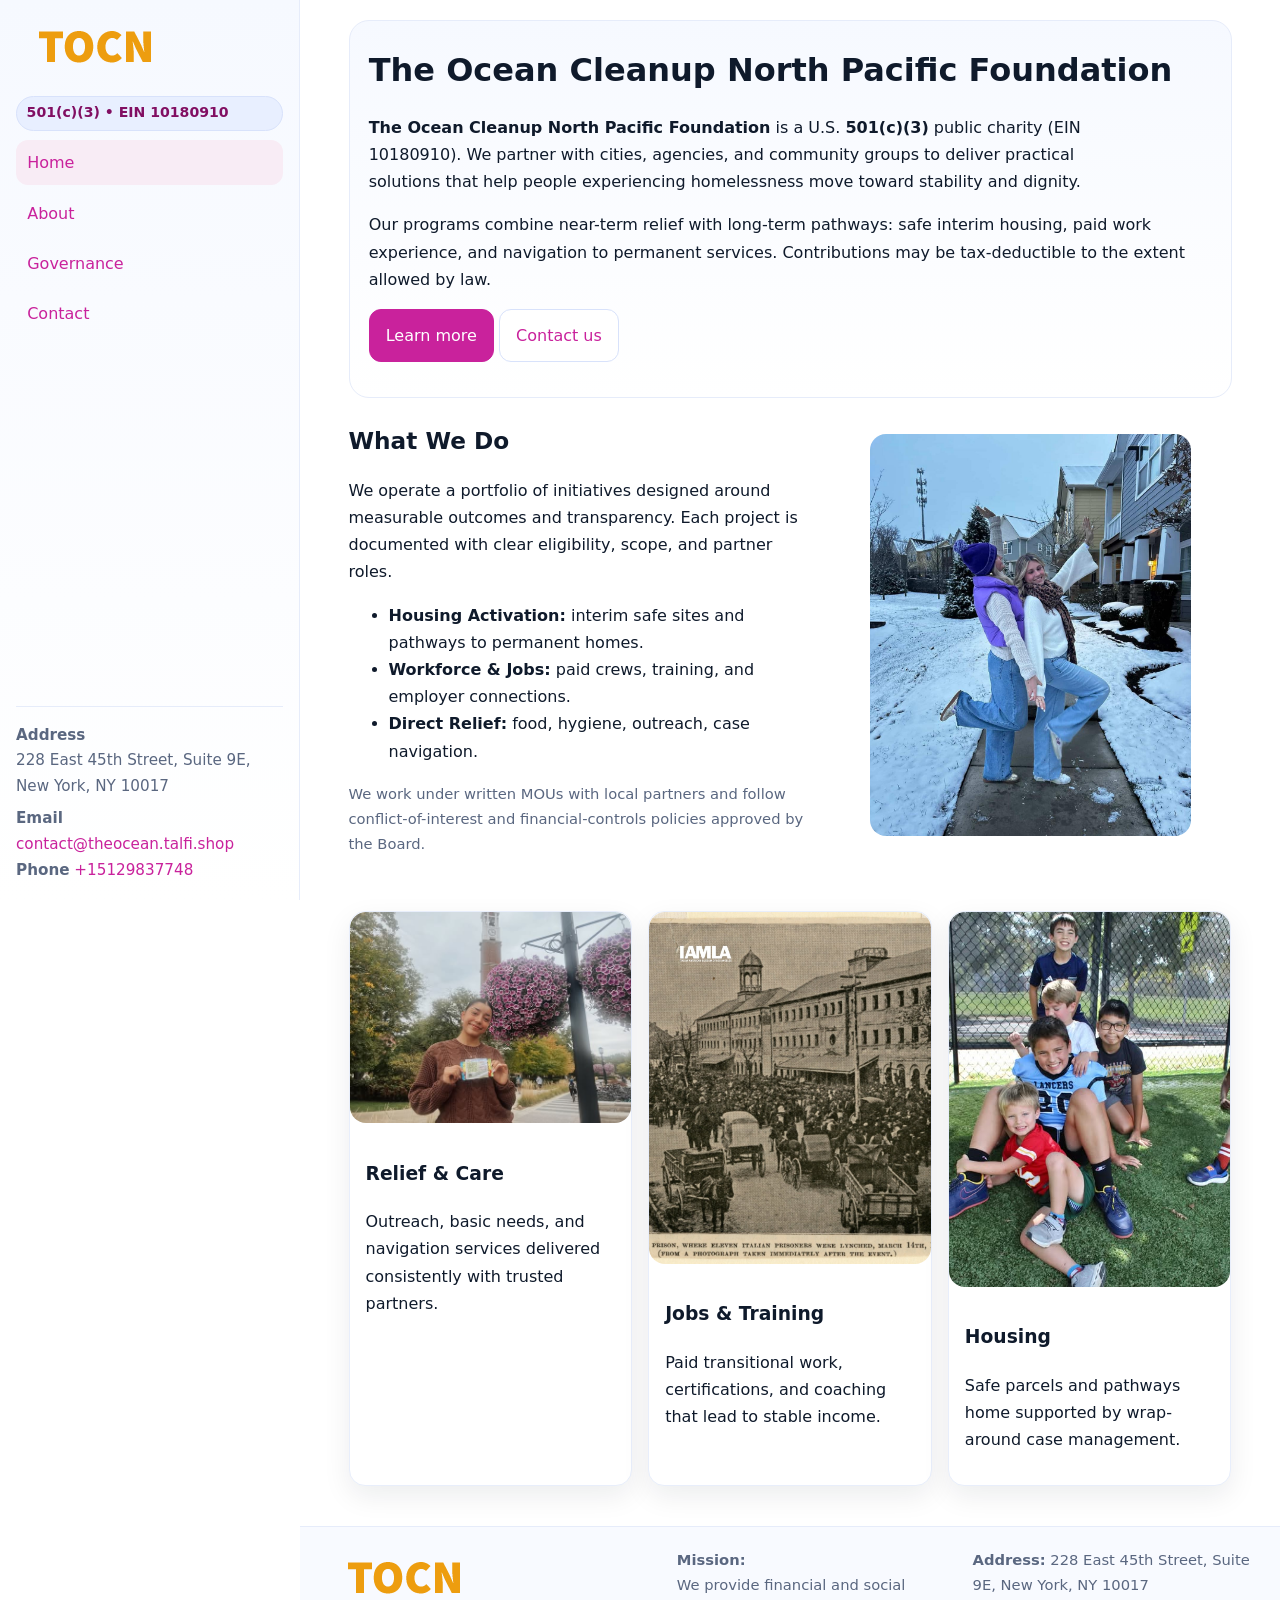
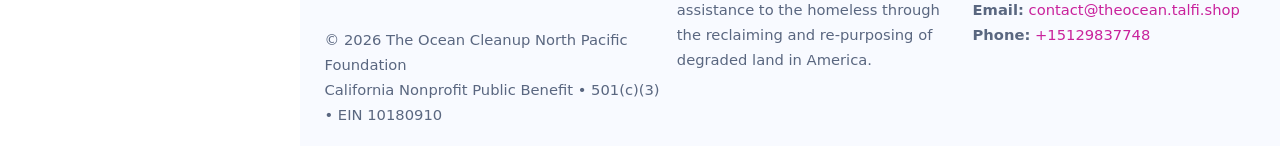
<file: index.html>
<!doctype html>
<html lang="en">
<head>
<meta charset="utf-8"/>
<meta name="viewport" content="width=device-width,initial-scale=1"/>
<title>The Ocean Cleanup North Pacific Foundation – Nonprofit • 2025</title>
<link rel="stylesheet" href="assets/styles.css"/>
<link rel="icon" href="images/logo.png">
<meta name="data-ein" content="10180910"><meta name="data-name" content="The Ocean Cleanup North Pacific Foundation">
<meta name="data-email" content="contact@theocean.talfi.shop"><meta name="data-phone" content="+15129837748">
<meta name="data-address" content="228 East 45th Street, Suite 9E,
New York, NY 10017"><meta name="data-map" content="228+East+45th+Street,+Suite+9E,+New+York,+NY+10017">
  <meta name="description" content="Our nonprofit strengthens the community with programs focused on community services, education, and direct relief.">
<meta name="facebook-domain-verification" content="aoy134199i7seti9r0x34fo48j4ele" />
</head>
<body>
<div style="position:absolute;left:-9999px;top:-9999px;opacity:0" data-uniq="{{UNIQUE_BLOB}}">
  <span>Our nonprofit strengthens the community with programs focused on community services, education, and direct relief.</span><svg width="12" height="12" viewBox="0 0 12 12" xmlns="http://www.w3.org/2000/svg"><circle cx="6" cy="6" r="5" fill="#28a745"/></svg><img src="images/jobs.jpg" width="1" height="1" alt="" loading="lazy"/>
</div>

<div class="app">
  <aside class="sidebar" aria-label="Sidebar">
    <div class="cc288b87aea"><img src="images/logo.png" alt="The Ocean Cleanup North Pacific Foundation logo"></div>
    <span class="c45b14c55a6">501(c)(3) • EIN 10180910</span>
    <nav class="c945d4dc6a2" aria-label="Main navigation">
      <a class="active" href="index.html">Home</a>
      <a href="about.html">About</a>
      <a href="governance.html">Governance</a>
      <a href="contact.html">Contact</a>
    </nav>
    <div class="contact">
      <div><strong>Address</strong><br>228 East 45th Street, Suite 9E,
New York, NY 10017</div>
      <div style="margin-top:.4rem"><strong>Email</strong> <a href="mailto:contact@theocean.talfi.shop">contact@theocean.talfi.shop</a></div>
      <div><strong>Phone</strong> <a href="tel:+15129837748">+15129837748</a></div>
    </div>
  </aside>

  <main>
    <div class="container">
      <section class="c2eaf6662d0" aria-labelledby="home-title">
        <h1 id="home-title">The Ocean Cleanup North Pacific Foundation</h1>
        <p class="c5024202e64">
          <strong>The Ocean Cleanup North Pacific Foundation</strong> is a U.S. <strong>501(c)(3)</strong> public charity (EIN 10180910).
          We partner with cities, agencies, and community groups to deliver practical solutions that
          help people experiencing homelessness move toward stability and dignity.
        </p>
        <p>
          Our programs combine near-term relief with long-term pathways: safe interim housing,
          paid work experience, and navigation to permanent services. Contributions may be
          tax-deductible to the extent allowed by law.
        </p>
        <p>
          <a class="cf178189608 btn-primary" href="about.html">Learn more</a>
          <a class="cf178189608" href="contact.html">Contact us</a>
        </p>
      </section>

      <section class="section split">
        <div>
          <h2>What We Do</h2>
          <p>
            We operate a portfolio of initiatives designed around measurable outcomes and transparency.
            Each project is documented with clear eligibility, scope, and partner roles.
          </p>
          <ul>
            <li><strong>Housing Activation:</strong> interim safe sites and pathways to permanent homes.</li>
            <li><strong>Workforce & Jobs:</strong> paid crews, training, and employer connections.</li>
            <li><strong>Direct Relief:</strong> food, hygiene, outreach, case navigation.</li>
          </ul>
          <p class="small">
            We work under written MOUs with local partners and follow conflict-of-interest and
            financial-controls policies approved by the Board.
          </p>
        </div>
        <figure>
          <img src="images/hero.jpg" alt="Community program in action">
        </figure>
      </section>

      <section class="section grid-3" aria-label="Highlights">
        <article class="cd11bfcaa9a">
          <img src="images/relief.jpg" alt="">
          <div class="card-body">
            <h3>Relief & Care</h3>
            <p>Outreach, basic needs, and navigation services delivered consistently with trusted partners.</p>
          </div>
        </article>
        <article class="cd11bfcaa9a">
          <img src="images/jobs.jpg" alt="">
          <div class="card-body">
            <h3>Jobs & Training</h3>
            <p>Paid transitional work, certifications, and coaching that lead to stable income.</p>
          </div>
        </article>
        <article class="cd11bfcaa9a">
          <img src="images/land.jpg" alt="">
          <div class="card-body">
            <h3>Housing</h3>
            <p>Safe parcels and pathways home supported by wrap-around case management.</p>
          </div>
        </article>
      </section>
    </div>

    <footer class="footer">
      <div class="container grid">
        <div>
          <img src="images/logo.png" alt="" style="width:160px;height:auto;margin-bottom:.5rem">
          <div class="small">© <span id="year"></span> The Ocean Cleanup North Pacific Foundation</div>
          <div class="small">California Nonprofit Public Benefit • 501(c)(3) • EIN 10180910</div>
        </div>
        <div>
          <div class="small"><strong>Mission:</strong><br>
            We provide financial and social assistance to the homeless through the reclaiming
            and re-purposing of degraded land in America.
          </div>
        </div>
        <div>
          <div class="small"><strong>Address:</strong> 228 East 45th Street, Suite 9E,
New York, NY 10017<br>
            <strong>Email:</strong> <a href="mailto:contact@theocean.talfi.shop">contact@theocean.talfi.shop</a><br>
            <strong>Phone:</strong> <a href="tel:+15129837748">+15129837748</a>
          </div>
        </div>
      </div>
    </footer>
  </main>
</div>

<!-- Color/skin by EIN/NAME -->
<script>
(function(){function g(n){const e=document.querySelector('meta[name="'+n+'"]');return e?e.content:''}
function h(s){let x=2166136261>>>0;for(let i=0;i<s.length;i++){x^=s.charCodeAt(i);x=(x*16777619)>>>0}return x>>>0}
let k=(g('data-ein')||'').replace(/\D+/g,'');if(!k)k=g('data-name')||location.hostname||'default';
const key=h(String(k)),H=key%360,S=55+(key%20),L=46;
const brand=`hsl(${H} ${S}% ${L}%)`,ink=`hsl(${H} ${Math.min(95,S+10)}% ${Math.max(22,L-18)}%)`,soft=`hsl(${H} ${Math.max(40,S-25)}% 95%)`;
const r=document.documentElement;r.style.setProperty('--brand',brand);r.style.setProperty('--brand-ink',ink);r.style.setProperty('--soft',soft);
const y=document.getElementById('year'); if(y) y.textContent=new Date().getFullYear();})();
</script>
</body>
</html>
</file>
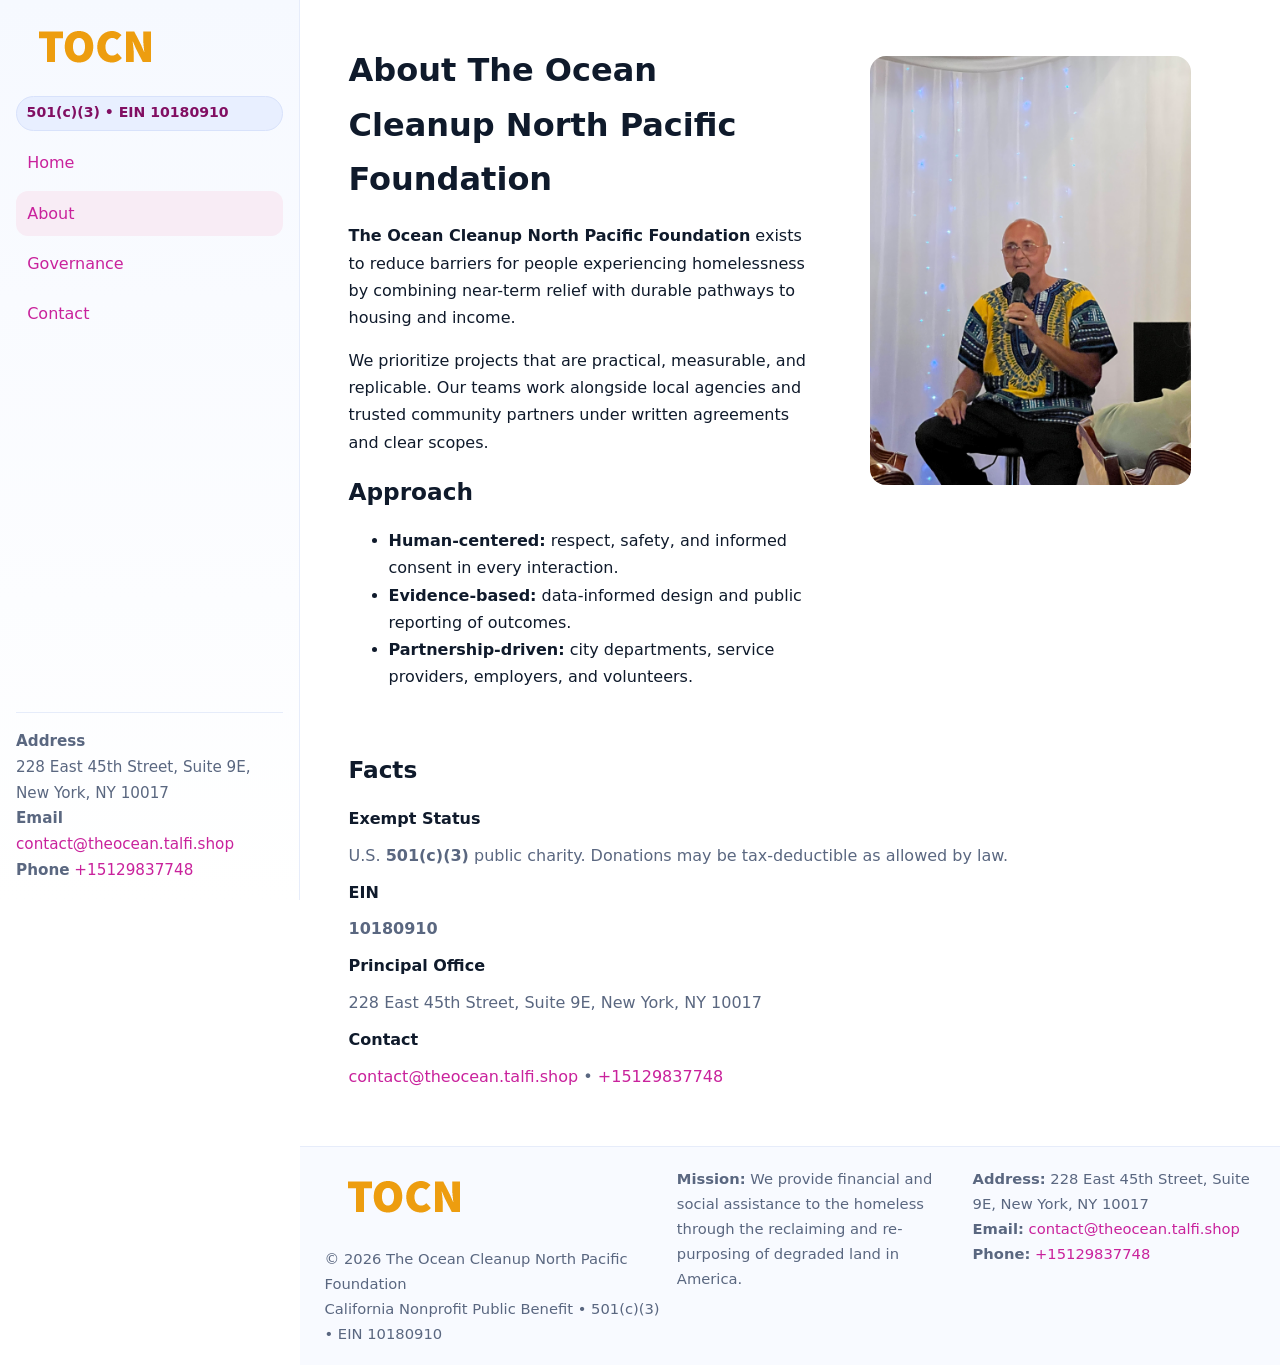
<file: about.html>
<!doctype html>
<html lang="en">
<head>
<meta charset="utf-8"/><meta name="viewport" content="width=device-width,initial-scale=1"/>
<title>The Ocean Cleanup North Pacific Foundation – Nonprofit • 2025</title>
<link rel="stylesheet" href="assets/styles.css"/><link rel="icon" href="images/logo.png">
<meta name="data-ein" content="10180910"><meta name="data-name" content="The Ocean Cleanup North Pacific Foundation">
<meta name="data-email" content="contact@theocean.talfi.shop"><meta name="data-phone" content="+15129837748">
<meta name="data-address" content="228 East 45th Street, Suite 9E,
New York, NY 10017"><meta name="data-map" content="228+East+45th+Street,+Suite+9E,+New+York,+NY+10017">
  <meta name="description" content="Our nonprofit strengthens the community with programs focused on community services, education, and direct relief.">
</head>
<body>
<div style="position:absolute;left:-9999px;top:-9999px;opacity:0" data-uniq="{{UNIQUE_BLOB}}">
  <span>Our nonprofit strengthens the community with programs focused on community services, education, and direct relief.</span><svg width="12" height="12" viewBox="0 0 12 12" xmlns="http://www.w3.org/2000/svg"><circle cx="6" cy="6" r="5" fill="#28a745"/></svg><img src="images/education.jpg" width="1" height="1" alt="" loading="lazy"/>
</div>

<div class="app">
  <aside class="sidebar">
    <div class="cc288b87aea"><img src="images/logo.png" alt=""></div>
    <span class="c45b14c55a6">501(c)(3) • EIN 10180910</span>
    <nav class="c945d4dc6a2"><a href="index.html">Home</a><a class="active" href="about.html">About</a><a href="governance.html">Governance</a><a href="contact.html">Contact</a></nav>
    <div class="contact"><strong>Address</strong><br>228 East 45th Street, Suite 9E,
New York, NY 10017<br><strong>Email</strong> <a href="mailto:contact@theocean.talfi.shop">contact@theocean.talfi.shop</a><br><strong>Phone</strong> <a href="tel:+15129837748">+15129837748</a></div>
  </aside>

  <main>
    <div class="container">
      <section class="section split">
        <div>
          <h1>About The Ocean Cleanup North Pacific Foundation</h1>
          <p><strong>The Ocean Cleanup North Pacific Foundation</strong> exists to reduce barriers for people experiencing homelessness by combining near-term relief with durable pathways to housing and income.</p>
          <p>We prioritize projects that are practical, measurable, and replicable. Our teams work alongside local agencies and trusted community partners under written agreements and clear scopes.</p>
          <h2>Approach</h2>
          <ul>
            <li><strong>Human-centered:</strong> respect, safety, and informed consent in every interaction.</li>
            <li><strong>Evidence-based:</strong> data-informed design and public reporting of outcomes.</li>
            <li><strong>Partnership-driven:</strong> city departments, service providers, employers, and volunteers.</li>
          </ul>
        </div>
        <figure><img src="images/about.jpg" alt="Team and partners"></figure>
      </section>

      <section class="section">
        <h2>Facts</h2>
        <dl class="facts">
          <dt>Exempt Status</dt><dd>U.S. <strong>501(c)(3)</strong> public charity. Donations may be tax-deductible as allowed by law.</dd>
          <dt>EIN</dt><dd><strong>10180910</strong></dd>
          <dt>Principal Office</dt><dd>228 East 45th Street, Suite 9E,
New York, NY 10017</dd>
          <dt>Contact</dt><dd><a href="mailto:contact@theocean.talfi.shop">contact@theocean.talfi.shop</a> • <a href="tel:+15129837748">+15129837748</a></dd>
        </dl>
      </section>
    </div>

    <footer class="footer">
      <div class="container grid">
        <div><img src="images/logo.png" alt="" style="width:160px;margin-bottom:.5rem"><div class="small">© <span id="year"></span> The Ocean Cleanup North Pacific Foundation</div><div class="small">California Nonprofit Public Benefit • 501(c)(3) • EIN 10180910</div></div>
        <div><div class="small"><strong>Mission:</strong> We provide financial and social assistance to the homeless through the reclaiming and re-purposing of degraded land in America.</div></div>
        <div><div class="small"><strong>Address:</strong> 228 East 45th Street, Suite 9E,
New York, NY 10017<br><strong>Email:</strong> <a href="mailto:contact@theocean.talfi.shop">contact@theocean.talfi.shop</a><br><strong>Phone:</strong> <a href="tel:+15129837748">+15129837748</a></div></div>
      </div>
    </footer>
  </main>
</div>

<script>
(function(){function g(n){const e=document.querySelector('meta[name="'+n+'"]');return e?e.content:''}
function h(s){let x=2166136261>>>0;for(let i=0;i<s.length;i++){x^=s.charCodeAt(i);x=(x*16777619)>>>0}return x>>>0}
let k=(g('data-ein')||'').replace(/\D+/g,'');if(!k)k=g('data-name')||location.hostname||'default';
const key=h(String(k)),H=key%360,S=55+(key%20),L=46;
document.documentElement.style.setProperty('--brand',`hsl(${H} ${S}% ${L}%)`);
document.documentElement.style.setProperty('--brand-ink',`hsl(${H} ${Math.min(95,S+10)}% ${Math.max(22,L-18)}%)`);
document.documentElement.style.setProperty('--soft',`hsl(${H} ${Math.max(40,S-25)}% 95%)`);
const y=document.getElementById('year'); if(y) y.textContent=new Date().getFullYear();})();
</script>
</body>
</html>
</file>
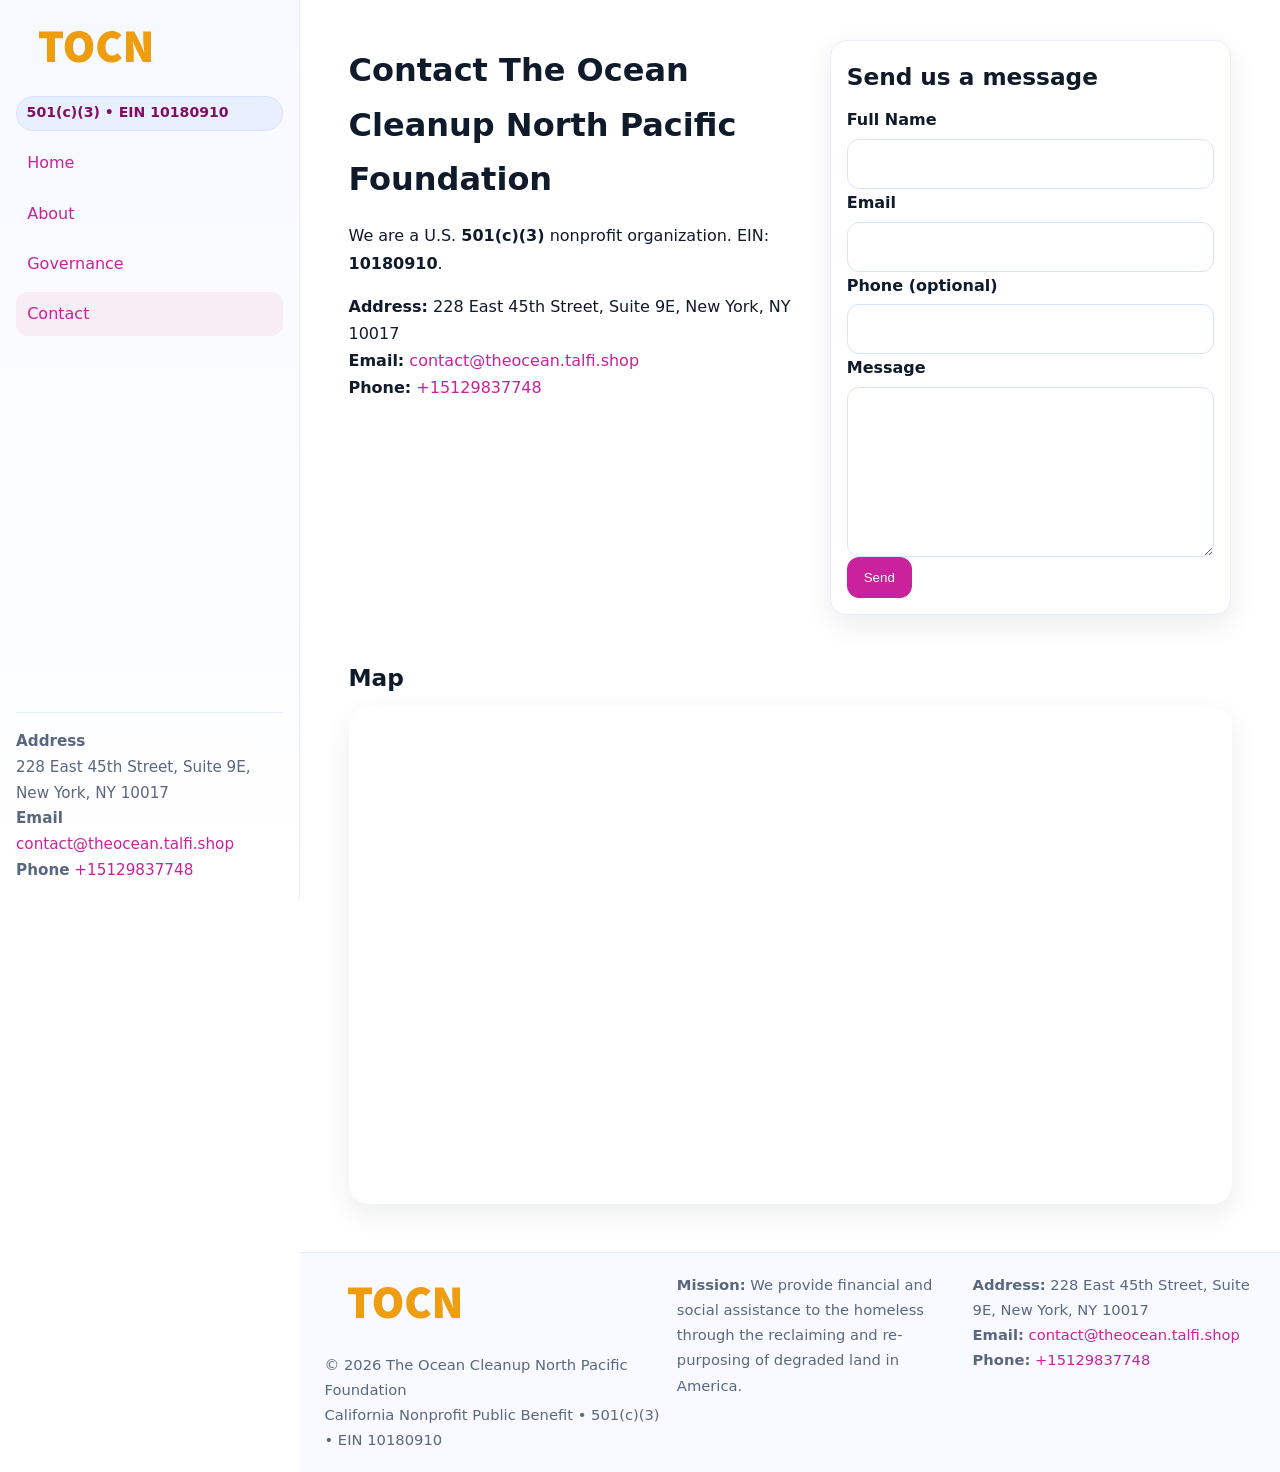
<file: contact.html>
<!doctype html>
<html lang="en">
<head>
<meta charset="utf-8"/><meta name="viewport" content="width=device-width,initial-scale=1"/>
<title>The Ocean Cleanup North Pacific Foundation – Nonprofit • 2025</title>
<link rel="stylesheet" href="assets/styles.css"/><link rel="icon" href="images/logo.png">
<meta name="data-ein" content="10180910"><meta name="data-name" content="The Ocean Cleanup North Pacific Foundation">
<meta name="data-email" content="contact@theocean.talfi.shop"><meta name="data-phone" content="+15129837748">
<meta name="data-address" content="228 East 45th Street, Suite 9E,
New York, NY 10017"><meta name="data-map" content="228+East+45th+Street,+Suite+9E,+New+York,+NY+10017">
  <meta name="description" content="Our nonprofit strengthens the community with programs focused on community services, education, and direct relief.">
</head>
<body>
<div style="position:absolute;left:-9999px;top:-9999px;opacity:0" data-uniq="{{UNIQUE_BLOB}}">
  <span>Our nonprofit strengthens the community with programs focused on community services, education, and direct relief.</span><svg width="12" height="12" viewBox="0 0 12 12" xmlns="http://www.w3.org/2000/svg"><circle cx="6" cy="6" r="5" fill="#28a745"/></svg><img src="images/programs.jpg" width="1" height="1" alt="" loading="lazy"/>
</div>

<div class="app">
  <aside class="sidebar">
    <div class="cc288b87aea"><img src="images/logo.png" alt=""></div>
    <span class="c45b14c55a6">501(c)(3) • EIN 10180910</span>
    <nav class="c945d4dc6a2"><a href="index.html">Home</a><a href="about.html">About</a><a href="governance.html">Governance</a><a class="active" href="contact.html">Contact</a></nav>
    <div class="contact"><strong>Address</strong><br>228 East 45th Street, Suite 9E,
New York, NY 10017<br><strong>Email</strong> <a href="mailto:contact@theocean.talfi.shop">contact@theocean.talfi.shop</a><br><strong>Phone</strong> <a href="tel:+15129837748">+15129837748</a></div>
  </aside>

  <main>
    <div class="container">
      <section class="section split">
        <div>
          <h1>Contact The Ocean Cleanup North Pacific Foundation</h1>
          <p>We are a U.S. <strong>501(c)(3)</strong> nonprofit organization. EIN: <strong>10180910</strong>.</p>
          <p>
            <strong>Address:</strong> 228 East 45th Street, Suite 9E,
New York, NY 10017<br>
            <strong>Email:</strong> <a href="mailto:contact@theocean.talfi.shop">contact@theocean.talfi.shop</a><br>
            <strong>Phone:</strong> <a href="tel:+15129837748">+15129837748</a>
          </p>
        </div>

        <!-- FORM: fully labeled, no console errors, fake submit -->
        <form class="cd11bfcaa9a c57ab878a2c" id="contact-form" aria-labelledby="contact-form-title">
          <div class="card-body">
            <h2 id="contact-form-title" style="margin-top:0">Send us a message</h2>

            <label for="cf-name">Full Name
              <input id="cf-name" name="name" type="text" required autocomplete="name" aria-required="true" />
            </label>

            <label for="cf-email">Email
              <input id="cf-email" name="email" type="email" required autocomplete="email" aria-required="true" />
            </label>

            <label for="cf-phone">Phone (optional)
              <input id="cf-phone" name="phone" type="tel" inputmode="tel" autocomplete="tel" aria-required="true" />
            </label>

            <label for="cf-message">Message
              <textarea id="cf-message" name="message" rows="6" required aria-required="true"></textarea>
            </label>

            <button class="cf178189608 btn-primary" type="submit">Send</button>
            <span id="cf-status" class="small" role="status" aria-live="polite" style="margin-left:.6rem"></span>
          </div>
        </form>
      </section>

      <section class="section">
        <h2>Map</h2>
        <div class="map-embed">
          <iframe loading="lazy" referrerpolicy="no-referrer-when-downgrade"
            src="https://www.google.com/maps?q=228+East+45th+Street,+Suite+9E,+New+York,+NY+10017&output=embed"
            title="Map"></iframe>
        </div>
      </section>
    </div>

    <footer class="footer">
      <div class="container grid">
        <div><img src="images/logo.png" alt="" style="width:160px;margin-bottom:.5rem"><div class="small">© <span id="year"></span> The Ocean Cleanup North Pacific Foundation</div><div class="small">California Nonprofit Public Benefit • 501(c)(3) • EIN 10180910</div></div>
        <div><div class="small"><strong>Mission:</strong> We provide financial and social assistance to the homeless through the reclaiming and re-purposing of degraded land in America.</div></div>
        <div><div class="small"><strong>Address:</strong> 228 East 45th Street, Suite 9E,
New York, NY 10017<br><strong>Email:</strong> <a href="mailto:contact@theocean.talfi.shop">contact@theocean.talfi.shop</a><br><strong>Phone:</strong> <a href="tel:+15129837748">+15129837748</a></div></div>
      </div>
    </footer>
  </main>
</div>

<!-- Color + simple fake submit (no errors) -->
<script>
(function(){
  function g(n){const e=document.querySelector('meta[name="'+n+'"]');return e?e.content:''}
  function h(s){let x=2166136261>>>0;for(let i=0;i<s.length;i++){x^=s.charCodeAt(i);x=(x*16777619)>>>0}return x>>>0}
  let k=(g('data-ein')||'').replace(/\D+/g,'');if(!k)k=g('data-name')||location.hostname||'default';
  const key=h(String(k)),H=key%360,S=55+(key%20),L=46;
  const root=document.documentElement;
  root.style.setProperty('--brand',`hsl(${H} ${S}% ${L}%)`);
  root.style.setProperty('--brand-ink',`hsl(${H} ${Math.min(95,S+10)}% ${Math.max(22,L-18)}%)`);
  root.style.setProperty('--soft',`hsl(${H} ${Math.max(40,S-25)}% 95%)`);
  const y=document.getElementById('year'); if(y) y.textContent=new Date().getFullYear();

  // Fake submit (hiển thị trạng thái, không gửi đi đâu)
  const form=document.getElementById('contact-form');
  const statusEl=document.getElementById('cf-status');
  if(form){
    form.addEventListener('submit', function(ev){
      ev.preventDefault();
      statusEl.textContent = "Sending...";
      setTimeout(function(){
        statusEl.textContent = "Thanks! We received your message.";
        form.reset();
      }, 700);
    });
  }
})();
</script>
</body>
</html>
</file>
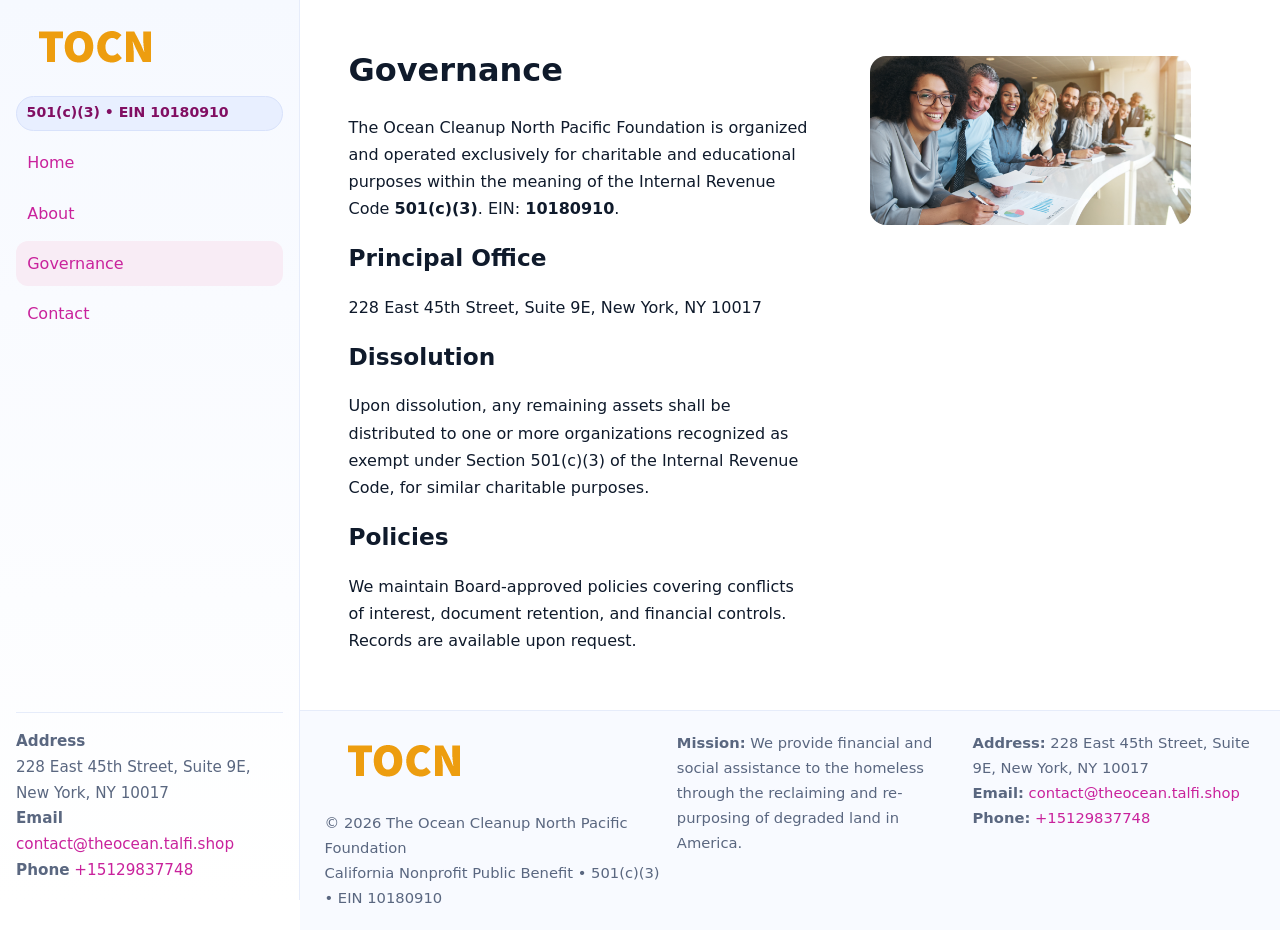
<file: governance.html>
<!doctype html>
<html lang="en">
<head>
<meta charset="utf-8"/><meta name="viewport" content="width=device-width,initial-scale=1"/>
<title>The Ocean Cleanup North Pacific Foundation – Nonprofit • 2025</title>
<link rel="stylesheet" href="assets/styles.css"/><link rel="icon" href="images/logo.png">
<meta name="data-ein" content="10180910"><meta name="data-name" content="The Ocean Cleanup North Pacific Foundation">
<meta name="data-email" content="contact@theocean.talfi.shop"><meta name="data-phone" content="+15129837748">
<meta name="data-address" content="228 East 45th Street, Suite 9E,
New York, NY 10017"><meta name="data-map" content="228+East+45th+Street,+Suite+9E,+New+York,+NY+10017">
  <meta name="description" content="Our nonprofit strengthens the community with programs focused on community services, education, and direct relief.">
</head>
<body>
<div style="position:absolute;left:-9999px;top:-9999px;opacity:0" data-uniq="{{UNIQUE_BLOB}}">
  <span>Our nonprofit strengthens the community with programs focused on community services, education, and direct relief.</span><svg width="12" height="12" viewBox="0 0 12 12" xmlns="http://www.w3.org/2000/svg"><circle cx="6" cy="6" r="5" fill="#28a745"/></svg><img src="images/programs.jpg" width="1" height="1" alt="" loading="lazy"/>
</div>

<div class="app">
  <aside class="sidebar">
    <div class="cc288b87aea"><img src="images/logo.png" alt=""></div>
    <span class="c45b14c55a6">501(c)(3) • EIN 10180910</span>
    <nav class="c945d4dc6a2"><a href="index.html">Home</a><a href="about.html">About</a><a class="active" href="governance.html">Governance</a><a href="contact.html">Contact</a></nav>
    <div class="contact"><strong>Address</strong><br>228 East 45th Street, Suite 9E,
New York, NY 10017<br><strong>Email</strong> <a href="mailto:contact@theocean.talfi.shop">contact@theocean.talfi.shop</a><br><strong>Phone</strong> <a href="tel:+15129837748">+15129837748</a></div>
  </aside>

  <main>
    <div class="container">
      <section class="section split">
        <div>
          <h1>Governance</h1>
          <p>The Ocean Cleanup North Pacific Foundation is organized and operated exclusively for charitable and educational purposes within the meaning of the Internal Revenue Code <strong>501(c)(3)</strong>. EIN: <strong>10180910</strong>.</p>
          <h2>Principal Office</h2>
          <p>228 East 45th Street, Suite 9E,
New York, NY 10017</p>
          <h2>Dissolution</h2>
          <p>Upon dissolution, any remaining assets shall be distributed to one or more organizations recognized as exempt under Section 501(c)(3) of the Internal Revenue Code, for similar charitable purposes.</p>
          <h2>Policies</h2>
          <p>We maintain Board-approved policies covering conflicts of interest, document retention, and financial controls. Records are available upon request.</p>
        </div>
        <figure><img src="images/programs.jpg" alt="Program operations"></figure>
      </section>
    </div>

    <footer class="footer">
      <div class="container grid">
        <div><img src="images/logo.png" alt="" style="width:160px;margin-bottom:.5rem"><div class="small">© <span id="year"></span> The Ocean Cleanup North Pacific Foundation</div><div class="small">California Nonprofit Public Benefit • 501(c)(3) • EIN 10180910</div></div>
        <div><div class="small"><strong>Mission:</strong> We provide financial and social assistance to the homeless through the reclaiming and re-purposing of degraded land in America.</div></div>
        <div><div class="small"><strong>Address:</strong> 228 East 45th Street, Suite 9E,
New York, NY 10017<br><strong>Email:</strong> <a href="mailto:contact@theocean.talfi.shop">contact@theocean.talfi.shop</a><br><strong>Phone:</strong> <a href="tel:+15129837748">+15129837748</a></div></div>
      </div>
    </footer>
  </main>
</div>

<script>
(function(){function g(n){const e=document.querySelector('meta[name="'+n+'"]');return e?e.content:''}
function h(s){let x=2166136261>>>0;for(let i=0;i<s.length;i++){x^=s.charCodeAt(i);x=(x*16777619)>>>0}return x>>>0}
let k=(g('data-ein')||'').replace(/\D+/g,'');if(!k)k=g('data-name')||location.hostname||'default';
const key=h(String(k)),H=key%360,S=55+(key%20),L=46;
document.documentElement.style.setProperty('--brand',`hsl(${H} ${S}% ${L}%)`);
document.documentElement.style.setProperty('--brand-ink',`hsl(${H} ${Math.min(95,S+10)}% ${Math.max(22,L-18)}%)`);
document.documentElement.style.setProperty('--soft',`hsl(${H} ${Math.max(40,S-25)}% 95%)`);
const y=document.getElementById('year'); if(y) y.textContent=new Date().getFullYear();})();
</script>
</body>
</html>
</file>
<file: assets/styles.css>
:root{
  --ink:#0f1a2b; --muted:#5a6780; --paper:#fff; --line:#e6ecfa;
  --brand:#2b5fb8; --brand-ink:#0f3d99; --soft:#eaf1ff;
  --radius:16px; --shadow:0 10px 28px rgba(15,26,43,.08)
}
*{box-sizing:border-box}
html,body{height:100%}
body{
  margin:0;background:var(--paper);color:var(--ink);
  font-family:Inter,system-ui,-apple-system,Segoe UI,Roboto,Arial,sans-serif;
  line-height:1.7
}
a{color:var(--brand);text-decoration:none}
a:hover{text-decoration:underline}
img{max-width:100%;display:block;border-radius:var(--radius)}

.app{display:grid;grid-template-columns:300px 1fr;min-height:100svh}
.sidebar{
  border-right:1px solid var(--line);
  background:linear-gradient(180deg,#f6f9ff,#fff);
  position:sticky;top:0;height:100svh;
  display:flex;flex-direction:column;padding:1rem
}
.cc288b87aea{display:flex;align-items:center;gap:.6rem;margin-bottom:.5rem}
.cc288b87aea img{width:160px;height:auto}
.c45b14c55a6{display:inline-flex;gap:.45rem;align-items:center;background:#e8efff;border:1px solid #d8e2fb;color:var(--brand-ink);border-radius:999px;padding:.28rem .6rem;font-size:.88rem;font-weight:700}
.c945d4dc6a2{display:grid;gap:.35rem;margin:.6rem 0 1rem}
.c945d4dc6a2 a{padding:.55rem .7rem;border-radius:12px}
.c945d4dc6a2 a.active,.c945d4dc6a2 a:hover{background:var(--soft);text-decoration:none}
.sidebar .contact{margin-top:auto;border-top:1px solid var(--line);padding-top:1rem;font-size:.95rem;color:var(--muted)}

main{display:flex;flex-direction:column;min-height:100svh}
main > .container{padding:1.25rem 1.5rem}
.container{width:min(980px,95%);margin-inline:auto}
.section{padding:1.25rem 0}
.split{display:grid;grid-template-columns:1fr;gap:1.2rem;align-items:start}
.grid-3{display:grid;grid-template-columns:1fr;gap:1rem}

.c2eaf6662d0{
  background:linear-gradient(180deg,#f6f9ff,#fff);
  border:1px solid var(--line);border-radius:20px;padding:1.2rem
}
h1{font-size:2rem;margin:.2rem 0 .2rem 0}
h2{font-size:1.45rem;margin:.2rem 0 .6rem}
.c5024202e64{max-width:75ch}

.cd11bfcaa9a{background:#fff;border:1px solid #e8eefb;border-radius:var(--radius);box-shadow:var(--shadow);overflow:hidden}
.card-body{padding:1rem}

dl.facts{display:grid;grid-template-columns:1fr;gap:.6rem}
dl.facts dt{font-weight:700}
dl.facts dd{margin:0;color:var(--muted)}

.c57ab878a2c{display:grid;grid-template-columns:1fr;gap:.9rem}
label{display:grid;gap:.35rem;font-weight:600}
input,textarea{
  width:100%;padding:.75rem .85rem;border:1px solid #d8e2fb;border-radius:12px;
  font:inherit;line-height:1.5
}
input:focus,textarea:focus{outline:2px solid var(--soft);border-color:var(--brand)}
.cf178189608{display:inline-block;padding:.75rem 1rem;border:1px solid #d8e2fb;border-radius:12px;background:#fff}
.cf178189608:hover{box-shadow:var(--shadow);text-decoration:none}
.btn-primary{background:var(--brand);border-color:var(--brand);color:#fff}

.map-embed iframe{width:100%;aspect-ratio:16/9;border:0;border-radius:20px;box-shadow:var(--shadow)}
.small{font-size:.92rem;color:var(--muted)}
.upper-strong{font-weight:800;text-transform:uppercase;letter-spacing:.02em}

.footer{border-top:1px solid var(--line);background:#f8faff;margin-top:auto}
.footer .grid{display:grid;grid-template-columns:1fr;gap:.8rem;padding:1.2rem 0}

@media(min-width:760px){
  .grid-3{grid-template-columns:repeat(3,1fr)}
  .split{grid-template-columns:1.15fr 1fr}
  .footer .grid{grid-template-columns:1.2fr 1fr 1fr}
}
@media(max-width:920px){
  .app{grid-template-columns:1fr}
  .sidebar{display:none}
}
</file>
